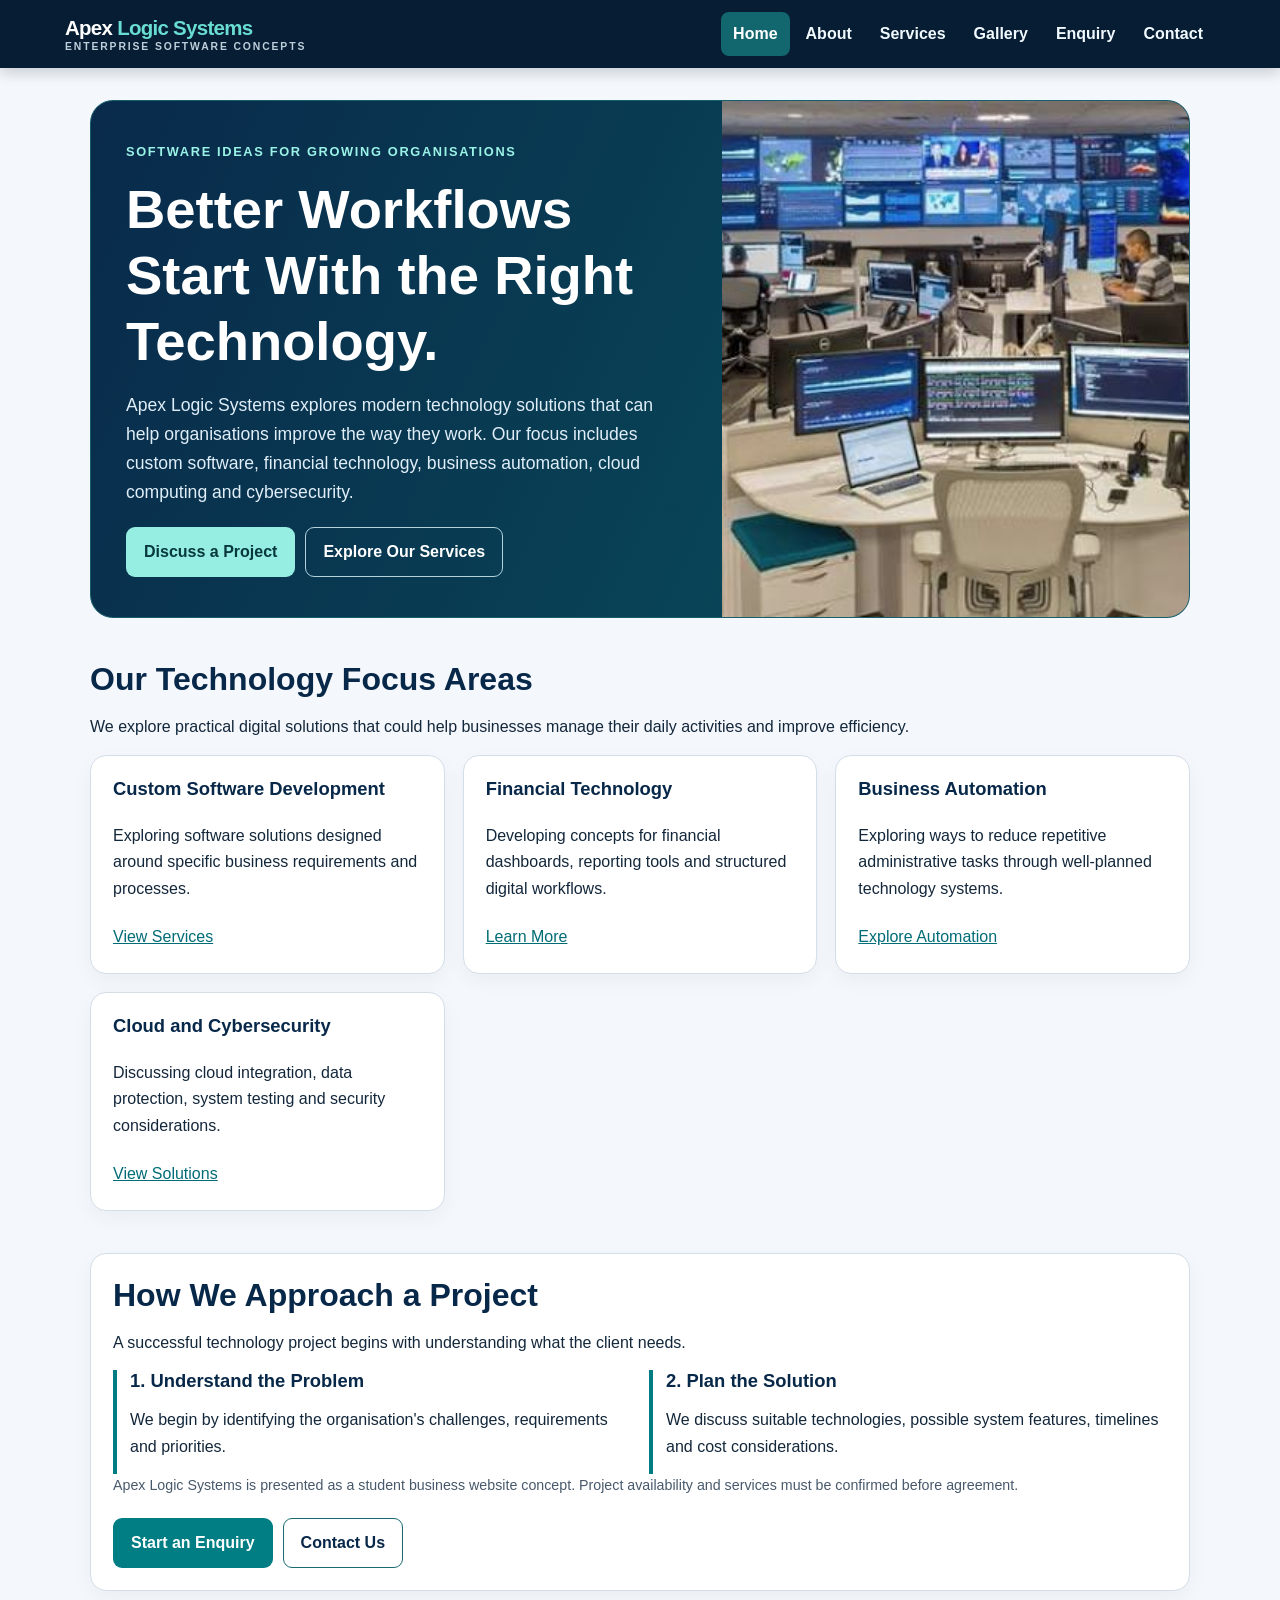
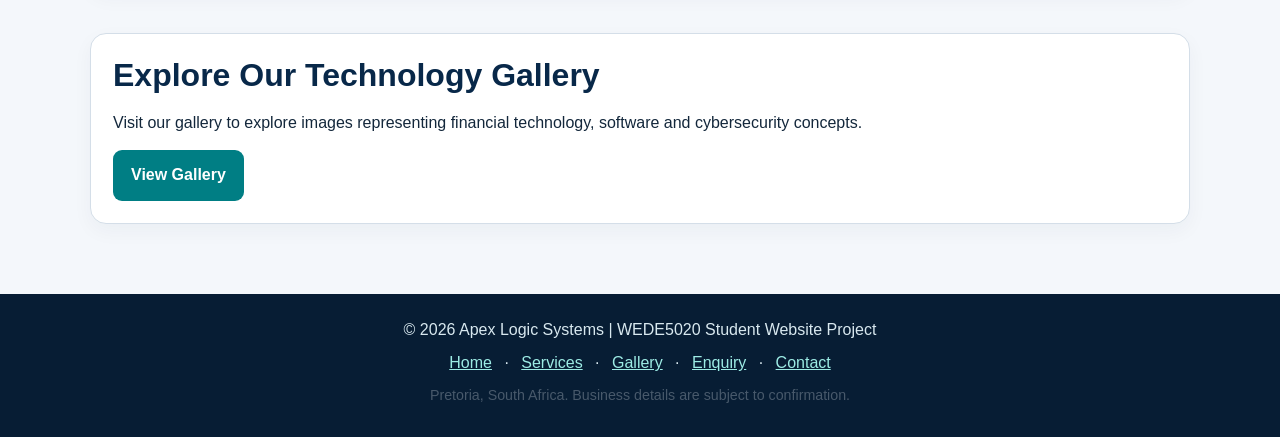
<file: index.html>
<!DOCTYPE html>
<html lang="en-ZA">

<head>
    <meta charset="UTF-8">
    <meta name="viewport"
          content="width=device-width, initial-scale=1.0">

    <title>Software and Digital Solutions | Apex Logic Systems</title>

    <meta name="description"
          content="Explore Apex Logic Systems, a Pretoria-based technology business concept offering software development, FinTech, automation, cloud and cybersecurity solutions.">

    <meta name="keywords"
          content="Apex Logic Systems, software development, FinTech, business automation, cybersecurity, cloud computing, Pretoria">

    <meta name="robots" content="index, follow">

    <!-- External CSS -->
    <link rel="stylesheet" href="css/style.css">

</head>

<body>

    <!-- Skip navigation link -->
    <a class="skip-link" href="#main">
        Skip to main content
    </a>

    <!-- Website Header -->
    <header class="site-header">

        <div class="header-inner">

            <!-- Business Name -->
            <a class="brand" href="index.html">
                Apex <span>Logic Systems</span>
                <small>Enterprise software concepts</small>
            </a>

            <!-- Mobile Menu Button -->
            <button class="menu-toggle"
                    type="button"
                    id="menu-toggle"
                    aria-controls="site-nav"
                    aria-expanded="false">
                Menu ☰
            </button>

            <!-- Navigation Menu -->
            <nav class="site-nav"
                 id="site-nav"
                 aria-label="Main navigation">

                <ul class="nav-menu">

                    <li>
                        <a href="index.html"
                           aria-current="page">
                            Home
                        </a>
                    </li>

                    <li>
                        <a href="about.html">
                            About
                        </a>
                    </li>

                    <li>
                        <a href="service.html">
                            Services
                        </a>
                    </li>

                    <li>
                        <a href="gallery.html">
                            Gallery
                        </a>
                    </li>

                    <li>
                        <a href="enquiry.html">
                            Enquiry
                        </a>
                    </li>

                    <li>
                        <a href="contact.html">
                            Contact
                        </a>
                    </li>

                </ul>

            </nav>

        </div>

    </header>

    <!-- Main Website Content -->
    <main id="main">

        <!-- Hero Section -->
        <section class="hero">

            <div class="hero-copy">

                <p class="eyebrow">
                    Software Ideas for Growing Organisations
                </p>

                <h1>
                    Better Workflows Start With
                    the Right Technology.
                </h1>

                <p class="lead">
                    Apex Logic Systems explores modern
                    technology solutions that can help
                    organisations improve the way they work.

                    Our focus includes custom software,
                    financial technology, business automation,
                    cloud computing and cybersecurity.
                </p>

                <!-- Action Buttons -->
                <div class="actions">

                    <a class="btn" href="enquiry.html">
                        Discuss a Project
                    </a>

                    <a class="btn outline"
                       href="service.html">
                        Explore Our Services
                    </a>

                </div>

            </div>

            <!-- Correct Homepage Image -->
            <img
                src="images/images (4).jpg"
                alt="Technology and computer systems reference image"
                width="1000"
                height="700"
                fetchpriority="high">

        </section>

        <!-- Services Section -->
        <section class="section">

            <h2>Our Technology Focus Areas</h2>

            <p>
                We explore practical digital solutions
                that could help businesses manage their
                daily activities and improve efficiency.
            </p>

            <div class="grid">

                <!-- Service 1 -->
                <article class="card reveal">

                    <h3>Custom Software Development</h3>

                    <p>
                        Exploring software solutions
                        designed around specific business
                        requirements and processes.
                    </p>

                    <a href="service.html">
                        View Services
                    </a>

                </article>

                <!-- Service 2 -->
                <article class="card reveal">

                    <h3>Financial Technology</h3>

                    <p>
                        Developing concepts for financial
                        dashboards, reporting tools and
                        structured digital workflows.
                    </p>

                    <a href="service.html">
                        Learn More
                    </a>

                </article>

                <!-- Service 3 -->
                <article class="card reveal">

                    <h3>Business Automation</h3>

                    <p>
                        Exploring ways to reduce repetitive
                        administrative tasks through
                        well-planned technology systems.
                    </p>

                    <a href="service.html">
                        Explore Automation
                    </a>

                </article>

                <!-- Service 4 -->
                <article class="card reveal">

                    <h3>Cloud and Cybersecurity</h3>

                    <p>
                        Discussing cloud integration,
                        data protection, system testing
                        and security considerations.
                    </p>

                    <a href="service.html">
                        View Solutions
                    </a>

                </article>

            </div>

        </section>

        <!-- Business Approach Section -->
        <section class="section panel reveal">

            <h2>How We Approach a Project</h2>

            <p>
                A successful technology project begins
                with understanding what the client needs.
            </p>

            <div class="grid two">

                <div class="benefit">

                    <h3>1. Understand the Problem</h3>

                    <p>
                        We begin by identifying the
                        organisation's challenges,
                        requirements and priorities.
                    </p>

                </div>

                <div class="benefit">

                    <h3>2. Plan the Solution</h3>

                    <p>
                        We discuss suitable technologies,
                        possible system features,
                        timelines and cost considerations.
                    </p>

                </div>

            </div>

            <p class="small-note">
                Apex Logic Systems is presented as a
                student business website concept.
                Project availability and services
                must be confirmed before agreement.
            </p>

            <div class="actions">

                <a class="btn" href="enquiry.html">
                    Start an Enquiry
                </a>

                <a class="btn outline"
                   href="contact.html">
                    Contact Us
                </a>

            </div>

        </section>

        <!-- Gallery Promotion -->
        <section class="section panel reveal">

            <h2>Explore Our Technology Gallery</h2>

            <p>
                Visit our gallery to explore images
                representing financial technology,
                software and cybersecurity concepts.
            </p>

            <a class="btn" href="gallery.html">
                View Gallery
            </a>

        </section>

    </main>

    <!-- Footer -->
    <footer class="site-footer">

        <p>
            © 2026 Apex Logic Systems |
            WEDE5020 Student Website Project
        </p>

        <p>
            <a href="index.html">Home</a> ·
            <a href="service.html">Services</a> ·
            <a href="gallery.html">Gallery</a> ·
            <a href="enquiry.html">Enquiry</a> ·
            <a href="contact.html">Contact</a>
        </p>

        <p class="small-note">
            Pretoria, South Africa.
            Business details are subject to confirmation.
        </p>

    </footer>

    <!-- External JavaScript -->
    <script src="js/script.js" defer></script>

</body>

</html>
</file>
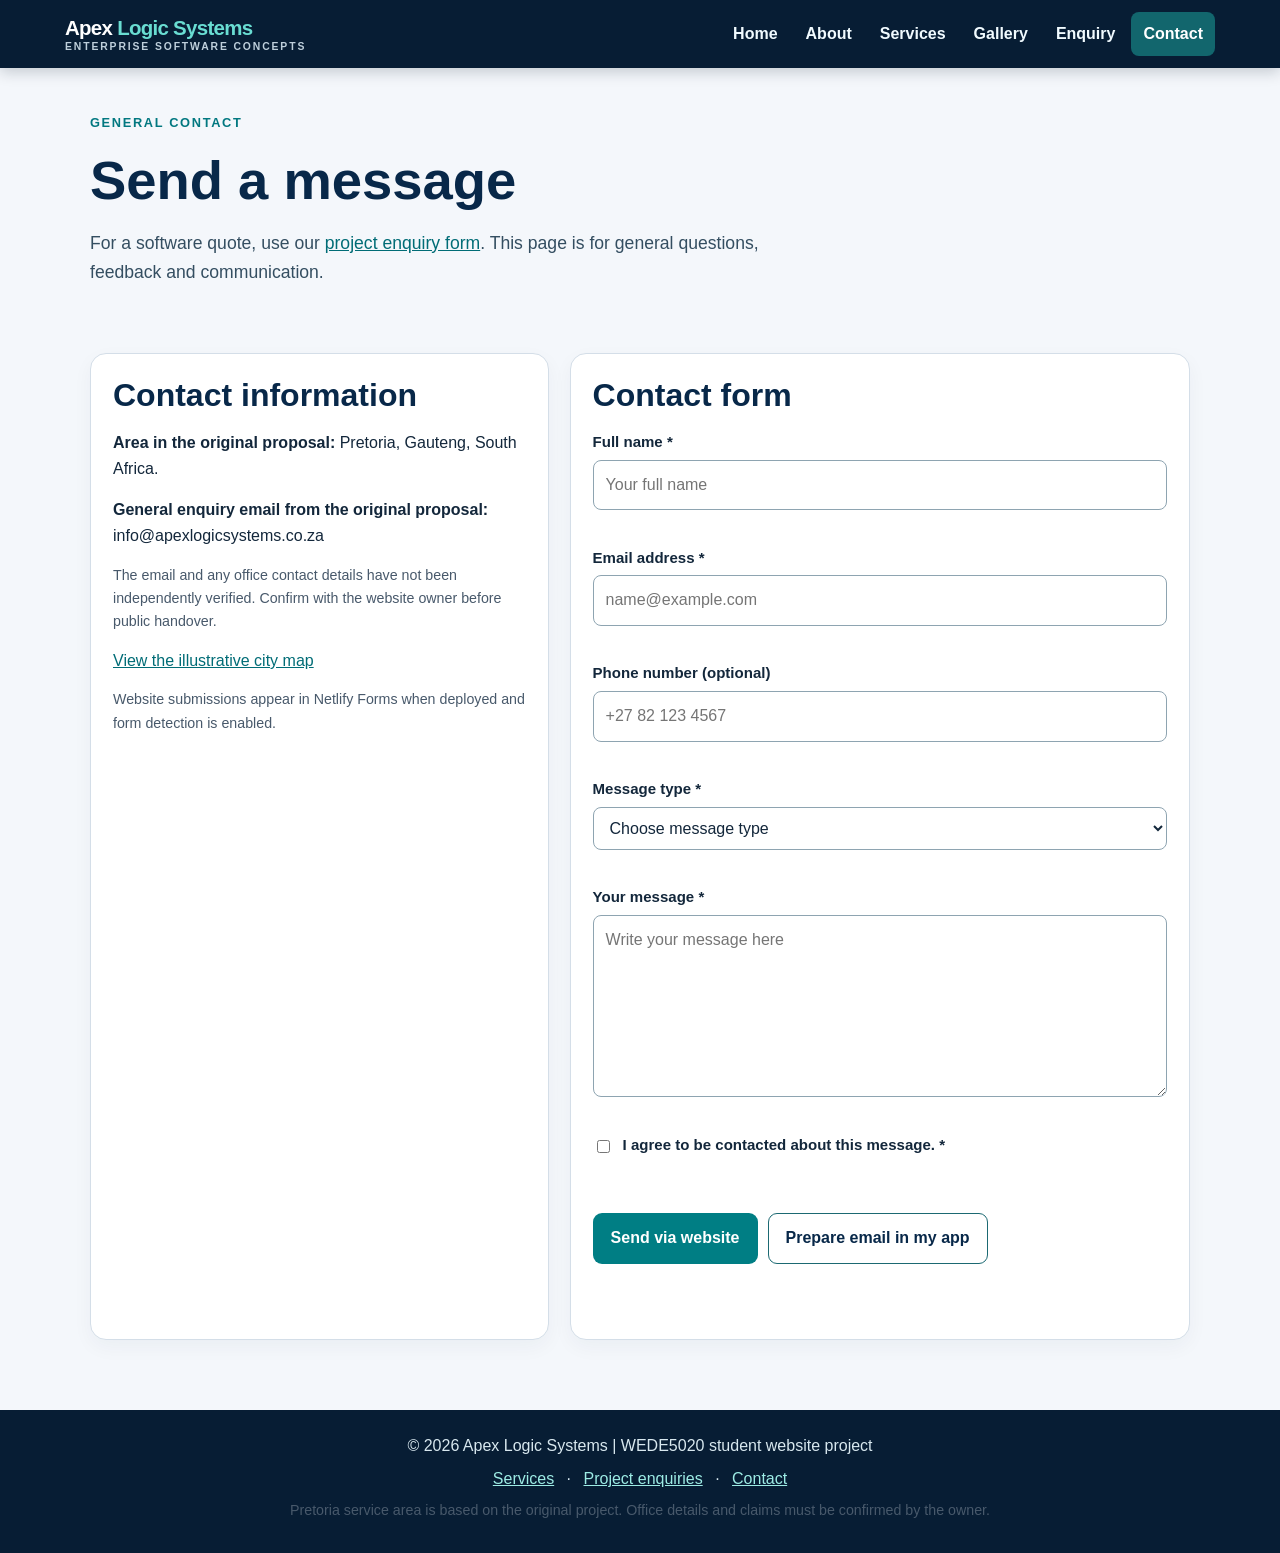
<file: contact.html>
<!DOCTYPE html>
<html lang="en-ZA">
<head>
  <meta charset="UTF-8">
  <meta name="viewport" content="width=device-width, initial-scale=1">
  <title>Contact and General Messages | Apex Logic Systems</title>
  <meta name="description" content="Contact Apex Logic Systems with a general message or feedback using JavaScript validated Netlify form and email-app option.">
  <meta name="keywords" content="contact Apex Logic Systems, Pretoria software contact, technology consultation">
  <meta name="robots" content="index,follow">
  <link rel="stylesheet" href="css/style.css">
</head>
<body>
<a class="skip-link" href="#main">Skip to main content</a>
<header class="site-header">
  <div class="header-inner">
    <a class="brand" href="index.html">Apex <span>Logic Systems</span><small>Enterprise software concepts</small></a>
    <button class="menu-toggle" type="button" id="menu-toggle" aria-controls="site-nav" aria-expanded="false">Menu ☰</button>
    <nav class="site-nav" id="site-nav" aria-label="Main navigation"><ul class="nav-menu">
      <li><a href="index.html">Home</a></li>
      <li><a href="about.html">About</a></li>
      <li><a href="service.html">Services</a></li>
      <li><a href="gallery.html">Gallery</a></li>
      <li><a href="enquiry.html">Enquiry</a></li>
      <li><a href="contact.html" aria-current="page">Contact</a></li>
    </ul></nav>
  </div>
</header>
<main id="main">
<section class="page-intro"><p class="eyebrow">General contact</p><h1>Send a message</h1><p class="lead">For a software quote, use our <a href="enquiry.html">project enquiry form</a>. This page is for general questions, feedback and communication.</p></section>
<section class="section form-layout">
  <aside class="panel"><h2>Contact information</h2>
    <p><strong>Area in the original proposal:</strong> Pretoria, Gauteng, South Africa.</p>
    <p><strong>General enquiry email from the original proposal:</strong> info@apexlogicsystems.co.za</p>
    <p class="small-note">The email and any office contact details have not been independently verified. Confirm with the website owner before public handover.</p>
    <p><a href="about.html">View the illustrative city map</a></p>
    <p class="small-note">Website submissions appear in Netlify Forms when deployed and form detection is enabled.</p>
  </aside>
  <div class="panel"><h2>Contact form</h2>
    <form id="contact-form" class="form netlify-form" name="contact" method="POST" action="/" data-netlify="true" data-netlify-honeypot="bot-field" novalidate>
      <input type="hidden" name="form-name" value="contact">
      <p class="hide"><label>Leave this blank<input name="bot-field" tabindex="-1" autocomplete="off"></label></p>
      <div class="field"><label for="contact-name">Full name *</label><input id="contact-name" name="full-name" autocomplete="name" required minlength="2" maxlength="70" placeholder="Your full name"><small id="error-contact-name" class="field-error" data-error-for="contact-name"></small></div>
      <div class="field"><label for="contact-email">Email address *</label><input id="contact-email" name="email" type="email" autocomplete="email" required maxlength="110" placeholder="name@example.com"><small id="error-contact-email" class="field-error" data-error-for="contact-email"></small></div>
      <div class="field"><label for="contact-phone">Phone number (optional)</label><input id="contact-phone" name="phone" type="tel" autocomplete="tel" pattern="[+0-9 ()-]{9,18}" placeholder="+27 82 123 4567"><small id="error-contact-phone" class="field-error" data-error-for="contact-phone"></small></div>
      <div class="field"><label for="contact-topic">Message type *</label><select id="contact-topic" name="topic" required><option value="">Choose message type</option><option>General question</option><option>Feedback</option><option>Partnership question</option><option>Technical support question</option><option>Other</option></select><small id="error-contact-topic" class="field-error" data-error-for="contact-topic"></small></div>
      <div class="field"><label for="contact-message">Your message *</label><textarea id="contact-message" name="message" rows="6" required minlength="10" maxlength="1600" placeholder="Write your message here"></textarea><small id="error-contact-message" class="field-error" data-error-for="contact-message"></small></div>
      <div class="field"><label class="check-line" for="contact-consent"><input id="contact-consent" name="consent" type="checkbox" value="yes" required><span>I agree to be contacted about this message. *</span></label><small id="error-contact-consent" class="field-error" data-error-for="contact-consent"></small></div>
      <div class="actions"><button type="submit" class="btn">Send via website</button><button id="email-button" type="button" class="btn outline">Prepare email in my app</button></div>
      <p class="form-status" aria-live="polite" role="status"></p>
    </form>
  </div>
</section>
</main>
<footer class="site-footer">
  <p>© 2026 Apex Logic Systems | WEDE5020 student website project</p>
  <p><a href="service.html">Services</a> · <a href="enquiry.html">Project enquiries</a> · <a href="contact.html">Contact</a></p>
  <p class="small-note">Pretoria service area is based on the original project. Office details and claims must be confirmed by the owner.</p>
</footer>
  <script defer src="js/script.js"></script>
</body>
</html>
</file>
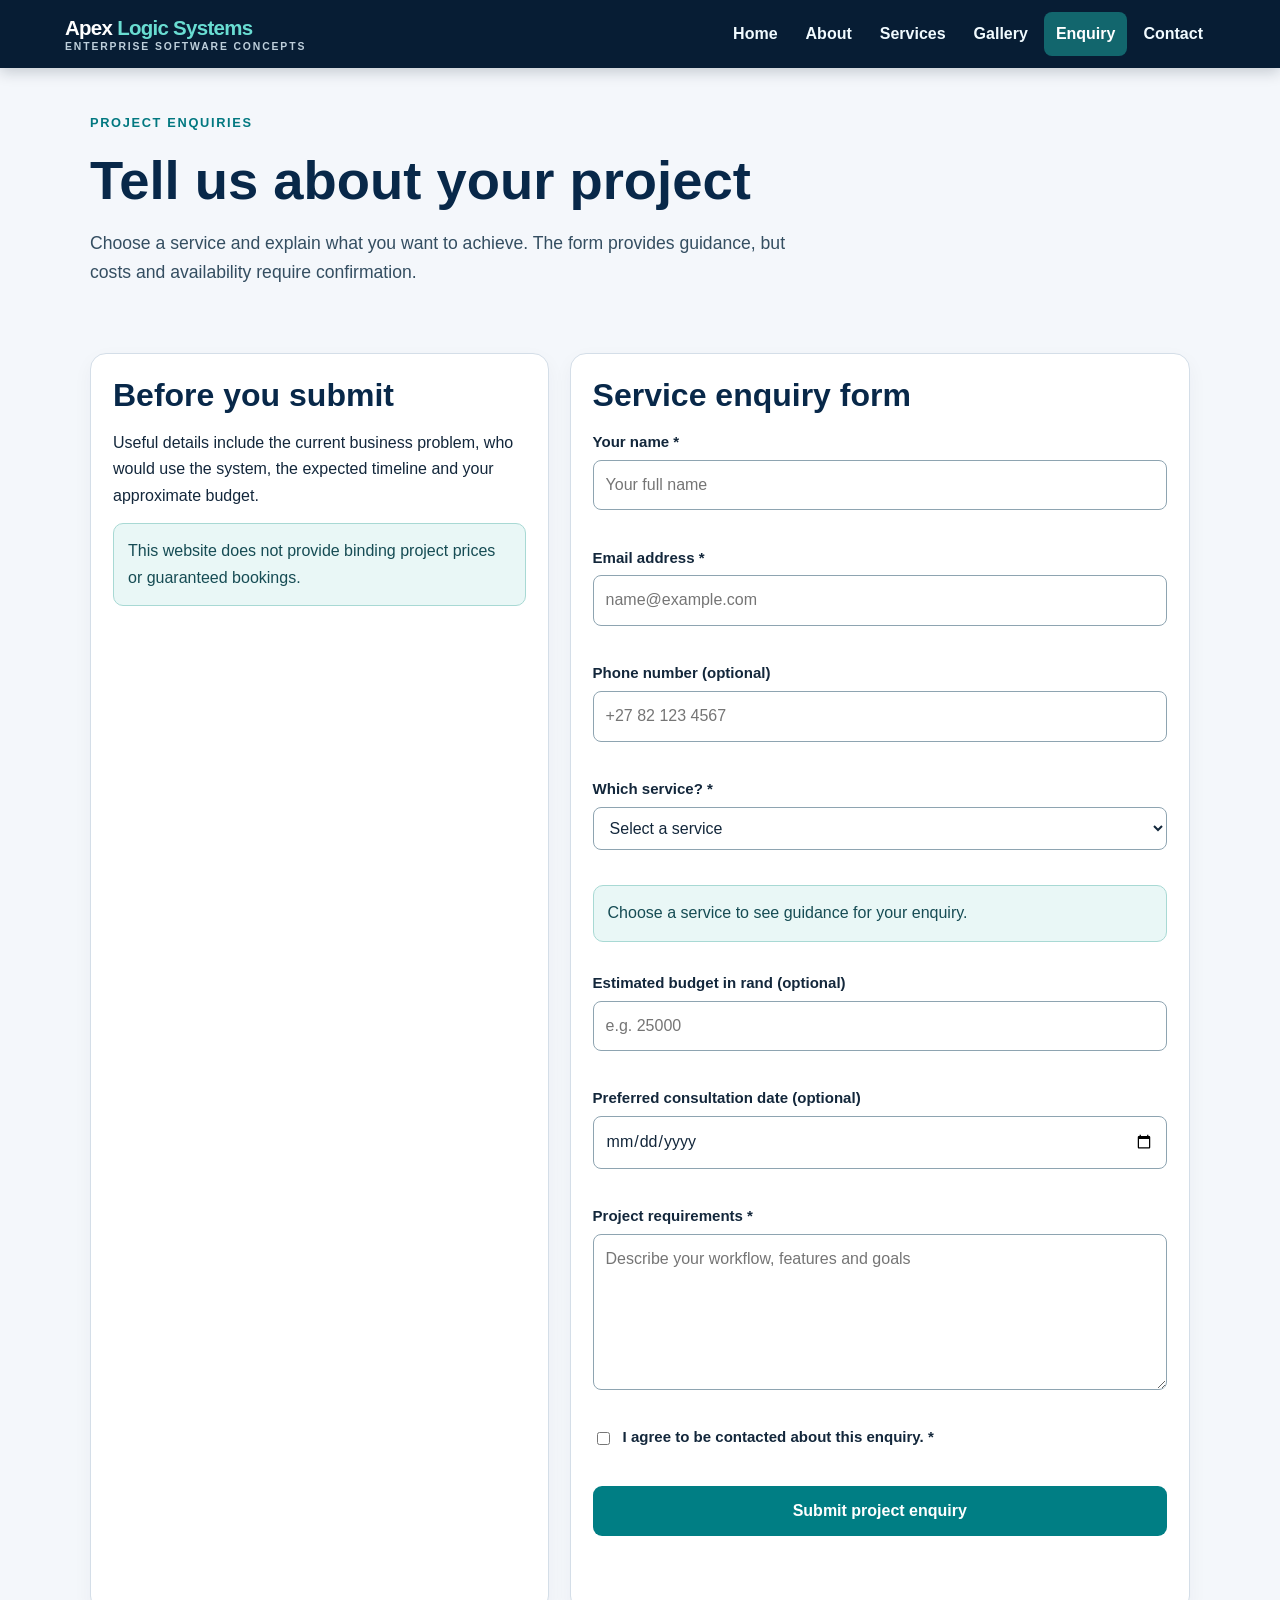
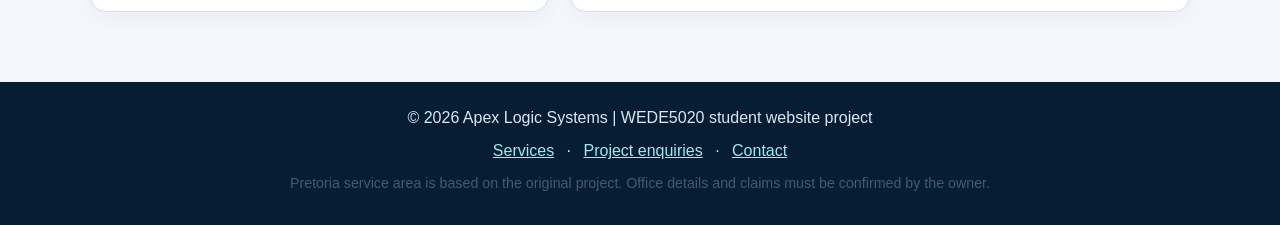
<file: enquiry.html>
<!DOCTYPE html>
<html lang="en-ZA">
<head>
  <meta charset="UTF-8">
  <meta name="viewport" content="width=device-width, initial-scale=1">
  <title>Project and Service Enquiry | Apex Logic Systems</title>
  <meta name="description" content="Use Apex Logic Systems enquiry form to discuss software requirements, budget and availability with field validation and online submission.">
  <meta name="keywords" content="software project enquiry Pretoria, cloud integration quote, custom application consultation">
  <meta name="robots" content="index,follow">
  <link rel="stylesheet" href="css/style.css">
</head>
<body>
<a class="skip-link" href="#main">Skip to main content</a>
<header class="site-header">
  <div class="header-inner">
    <a class="brand" href="index.html">Apex <span>Logic Systems</span><small>Enterprise software concepts</small></a>
    <button class="menu-toggle" type="button" id="menu-toggle" aria-controls="site-nav" aria-expanded="false">Menu ☰</button>
    <nav class="site-nav" id="site-nav" aria-label="Main navigation"><ul class="nav-menu">
      <li><a href="index.html">Home</a></li>
      <li><a href="about.html">About</a></li>
      <li><a href="service.html">Services</a></li>
      <li><a href="gallery.html">Gallery</a></li>
      <li><a href="enquiry.html" aria-current="page">Enquiry</a></li>
      <li><a href="contact.html">Contact</a></li>
    </ul></nav>
  </div>
</header>
<main id="main">
<section class="page-intro"><p class="eyebrow">Project enquiries</p><h1>Tell us about your project</h1>
<p class="lead">Choose a service and explain what you want to achieve. The form provides guidance, but costs and availability require confirmation.</p></section>
<section class="section form-layout">
  <aside class="panel"><h2>Before you submit</h2><p>Useful details include the current business problem, who would use the system, the expected timeline and your approximate budget.</p><p class="note-box">This website does not provide binding project prices or guaranteed bookings.</p></aside>
  <div class="panel"><h2>Service enquiry form</h2>
    <form id="enquiry-form" class="form netlify-form" name="enquiry" method="POST" action="/" data-netlify="true" data-netlify-honeypot="bot-field" novalidate>
      <input type="hidden" name="form-name" value="enquiry">
      <p class="hide"><label>Leave this blank<input name="bot-field" tabindex="-1" autocomplete="off"></label></p>
      <div class="field"><label for="enquiry-name">Your name *</label><input id="enquiry-name" name="full-name" autocomplete="name" required minlength="2" maxlength="70" placeholder="Your full name"><small id="error-enquiry-name" class="field-error" data-error-for="enquiry-name"></small></div>
      <div class="field"><label for="enquiry-email">Email address *</label><input id="enquiry-email" name="email" type="email" required autocomplete="email" maxlength="110" placeholder="name@example.com"><small id="error-enquiry-email" class="field-error" data-error-for="enquiry-email"></small></div>
      <div class="field"><label for="enquiry-phone">Phone number (optional)</label><input id="enquiry-phone" name="phone" type="tel" autocomplete="tel" pattern="[+0-9 ()-]{9,18}" placeholder="+27 82 123 4567"><small id="error-enquiry-phone" class="field-error" data-error-for="enquiry-phone"></small></div>
      <div class="field"><label for="enquiry-service">Which service? *</label><select id="enquiry-service" name="service" required><option value="">Select a service</option><option>Banking and FinTech Software</option><option>Business Process Automation</option><option>Cloud Integration and Migration</option><option>Quality Assurance and Security Reviews</option></select><small id="error-enquiry-service" class="field-error" data-error-for="enquiry-service"></small></div>
      <p id="service-guidance" class="note-box" aria-live="polite">Choose a service to see enquiry guidance.</p>
      <div class="field"><label for="enquiry-budget">Estimated budget in rand (optional)</label><input id="enquiry-budget" name="budget" type="number" min="0" max="100000000" step="1" placeholder="e.g. 25000"><small id="error-enquiry-budget" class="field-error" data-error-for="enquiry-budget"></small></div>
      <div class="field"><label for="enquiry-date">Preferred consultation date (optional)</label><input id="enquiry-date" name="preferred-date" type="date"><small id="error-enquiry-date" class="field-error" data-error-for="enquiry-date"></small></div>
      <div class="field"><label for="enquiry-message">Project requirements *</label><textarea id="enquiry-message" name="message" rows="5" required minlength="10" maxlength="1600" placeholder="Describe your workflow, features and goals"></textarea><small id="error-enquiry-message" class="field-error" data-error-for="enquiry-message"></small></div>
      <div class="field"><label class="check-line" for="enquiry-consent"><input id="enquiry-consent" name="consent" type="checkbox" value="yes" required><span>I agree to be contacted about this enquiry. *</span></label><small id="error-enquiry-consent" class="field-error" data-error-for="enquiry-consent"></small></div>
      <button type="submit" class="btn">Submit project enquiry</button><p class="form-status" aria-live="polite" role="status"></p>
    </form>
  </div>
</section>
</main>
<footer class="site-footer">
  <p>© 2026 Apex Logic Systems | WEDE5020 student website project</p>
  <p><a href="service.html">Services</a> · <a href="enquiry.html">Project enquiries</a> · <a href="contact.html">Contact</a></p>
  <p class="small-note">Pretoria service area is based on the original project. Office details and claims must be confirmed by the owner.</p>
</footer>
  <script defer src="js/script.js"></script>
</body>
</html>
</file>
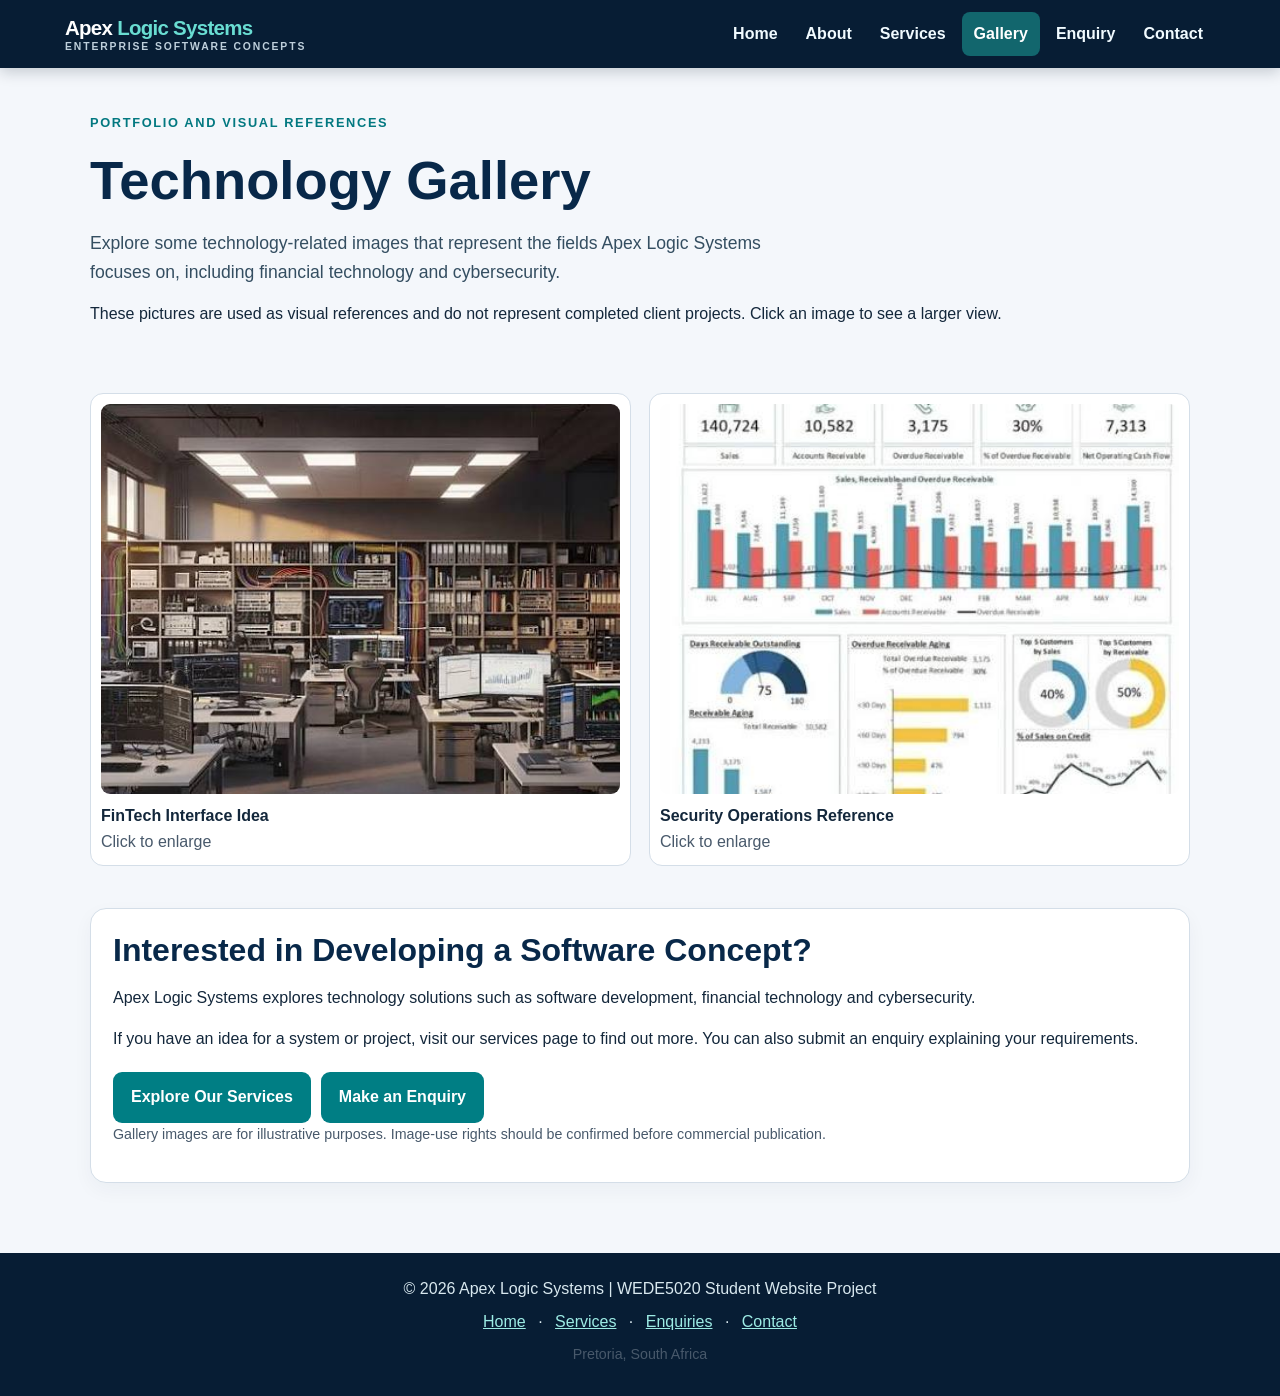
<file: gallery.html>
<!DOCTYPE html>
<html lang="en-ZA">

<head>
    <meta charset="UTF-8">
    <meta name="viewport"
          content="width=device-width, initial-scale=1.0">

    <title>Technology Gallery | Apex Logic Systems</title>

    <meta name="description"
          content="Explore the Apex Logic Systems technology gallery featuring FinTech, software development and cybersecurity reference images.">

    <meta name="keywords"
          content="Apex Logic Systems, technology gallery, FinTech, cybersecurity, software development, Pretoria">

    <meta name="robots" content="index, follow">

    <!-- External CSS -->
    <link rel="stylesheet" href="css/style.css">

</head>

<body>

    <!-- Skip Link -->
    <a href="#main" class="skip-link">
        Skip to main content
    </a>

    <!-- Website Header -->
    <header class="site-header">

        <div class="header-inner">

            <a class="brand" href="index.html">
                Apex <span>Logic Systems</span>
                <small>Enterprise software concepts</small>
            </a>

            <button class="menu-toggle"
                    id="menu-toggle"
                    type="button"
                    aria-controls="site-nav"
                    aria-expanded="false">
                Menu ☰
            </button>

            <!-- Navigation -->
            <nav class="site-nav"
                 id="site-nav"
                 aria-label="Main navigation">

                <ul class="nav-menu">

                    <li>
                        <a href="index.html">Home</a>
                    </li>

                    <li>
                        <a href="about.html">About</a>
                    </li>

                    <li>
                        <a href="service.html">Services</a>
                    </li>

                    <li>
                        <a href="gallery.html"
                           aria-current="page">Gallery</a>
                    </li>

                    <li>
                        <a href="enquiry.html">Enquiry</a>
                    </li>

                    <li>
                        <a href="contact.html">Contact</a>
                    </li>

                </ul>

            </nav>

        </div>

    </header>

    <!-- Main Content -->
    <main id="main">

        <!-- Gallery Introduction -->
        <section class="page-intro">

            <p class="eyebrow">
                Portfolio and Visual References
            </p>

            <h1>Technology Gallery</h1>

            <p class="lead">
                Explore some technology-related images that
                represent the fields Apex Logic Systems
                focuses on, including financial technology
                and cybersecurity.
            </p>

            <p>
                These pictures are used as visual references
                and do not represent completed client projects.
                Click an image to see a larger view.
            </p>

        </section>

        <!-- Interactive Gallery -->
        <section class="section"
                 aria-label="Technology image gallery">

            <div class="grid two">

                <!-- Image 1: FinTech -->
                <button class="gallery-btn reveal"
                        type="button"
                        data-caption="Financial technology interface reference">

                    <img src="images/images (2).jpg"
                         alt="Illustrative financial technology dashboard with charts and data"
                         width="700"
                         height="488"
                         loading="lazy">

                    <strong>
                        FinTech Interface Idea
                    </strong>

                    <span class="muted">
                        Click to enlarge
                    </span>

                </button>

                <!-- Image 2: Cybersecurity -->
                <button class="gallery-btn reveal"
                        type="button"
                        data-caption="Cybersecurity operations reference">

                    <img src="images/images (3).jpg"
                         alt="Technology operations centre with computer monitors"
                         width="700"
                         height="488"
                         loading="lazy">

                    <strong>
                        Security Operations Reference
                    </strong>

                    <span class="muted">
                        Click to enlarge
                    </span>

                </button>

            </div>

        </section>

        <!-- Image Lightbox -->
        <dialog id="photo-dialog"
                class="lightbox"
                aria-label="Enlarged technology photograph">

            <button id="close-dialog"
                    class="close-dialog"
                    type="button">
                Close ✕
            </button>

            <img id="large-photo"
                 src="images/images (2).jpg"
                 alt="Enlarged technology reference image"
                 width="1000"
                 height="700">

            <p id="photo-caption"></p>

        </dialog>

        <!-- Additional Information -->
        <section class="section panel reveal">

            <h2>
                Interested in Developing a Software Concept?
            </h2>

            <p>
                Apex Logic Systems explores technology
                solutions such as software development,
                financial technology and cybersecurity.
            </p>

            <p>
                If you have an idea for a system or project,
                visit our services page to find out more.
                You can also submit an enquiry explaining
                your requirements.
            </p>

            <div class="actions">

                <a class="btn" href="service.html">
                    Explore Our Services
                </a>

                <a class="btn secondary"
                   href="enquiry.html">
                    Make an Enquiry
                </a>

            </div>

            <p class="small-note">
                Gallery images are for illustrative purposes.
                Image-use rights should be confirmed before
                commercial publication.
            </p>

        </section>

    </main>

    <!-- Footer -->
    <footer class="site-footer">

        <p>
            © 2026 Apex Logic Systems |
            WEDE5020 Student Website Project
        </p>

        <p>
            <a href="index.html">Home</a> ·
            <a href="service.html">Services</a> ·
            <a href="enquiry.html">Enquiries</a> ·
            <a href="contact.html">Contact</a>
        </p>

        <p class="small-note">
            Pretoria, South Africa
        </p>

    </footer>

    <!-- External JavaScript -->
    <script src="js/script.js" defer></script>

</body>
</html>
</file>
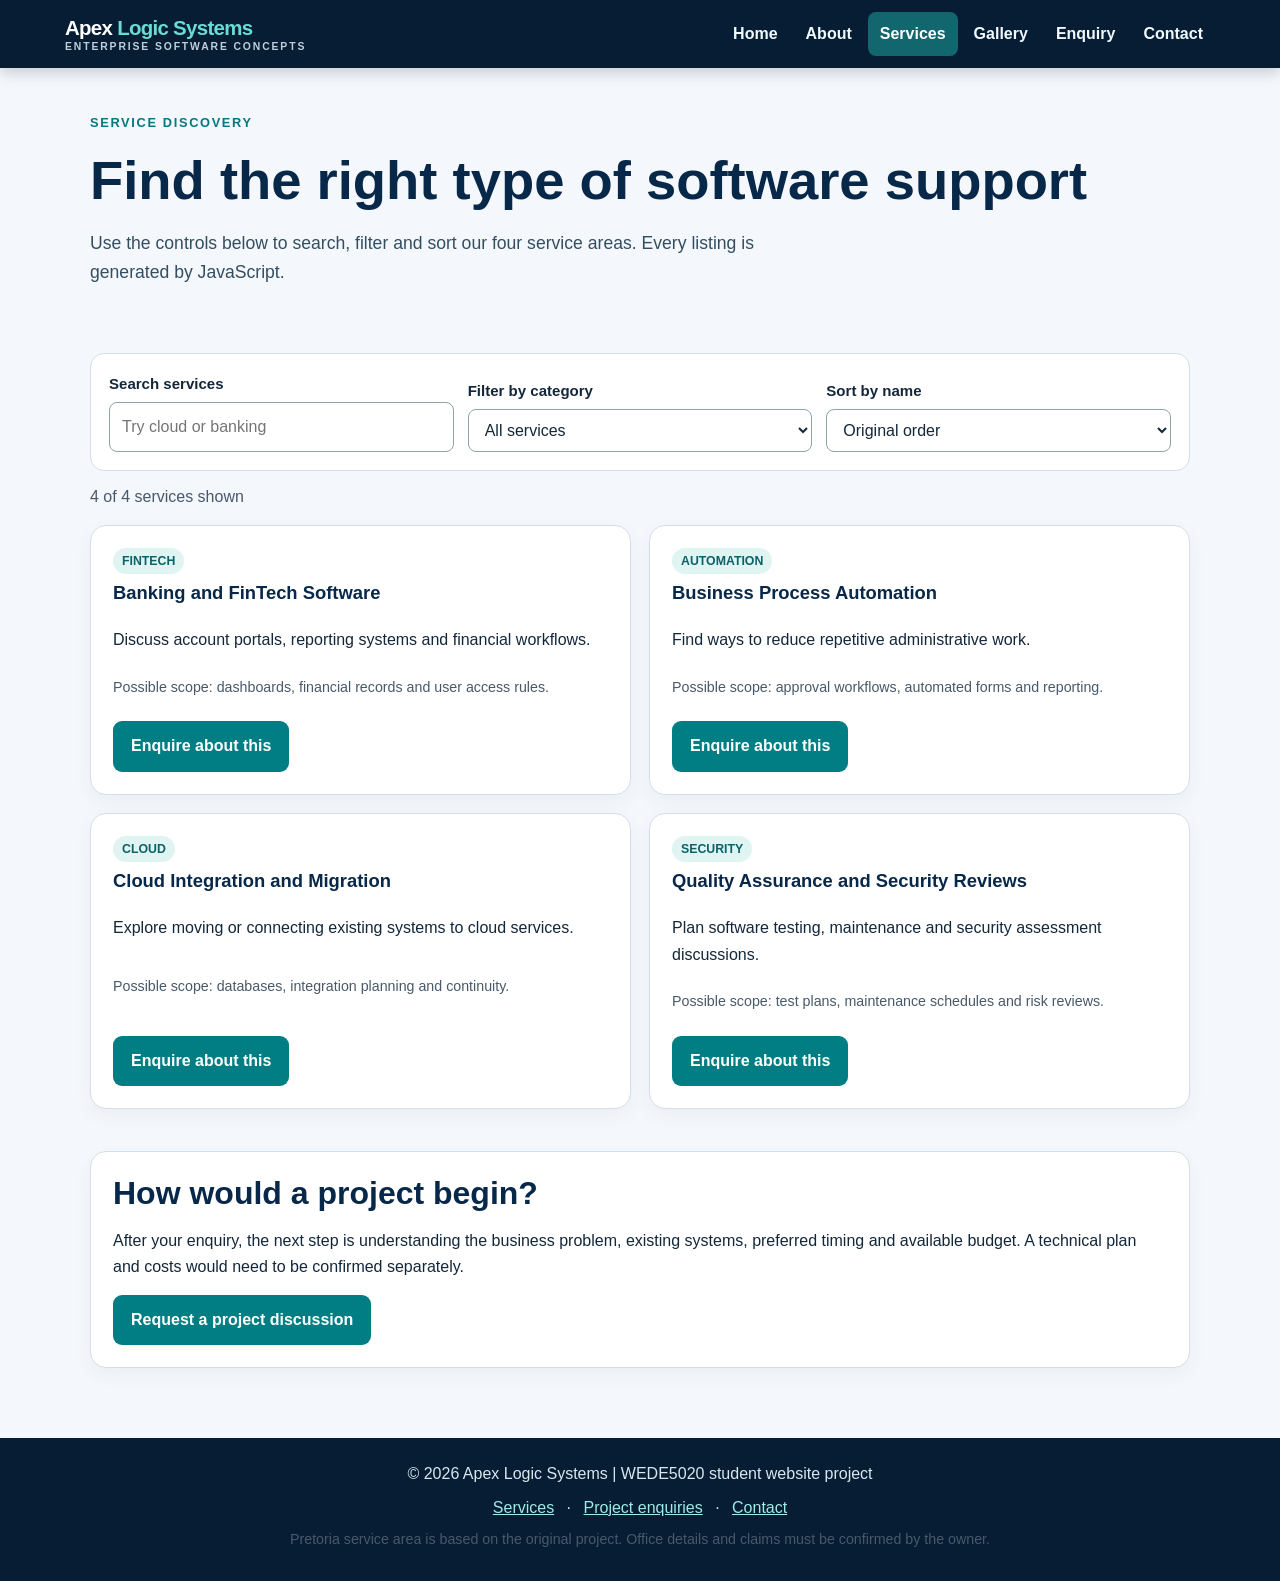
<file: service.html>
<!DOCTYPE html>
<html lang="en-ZA">
<head>
  <meta charset="UTF-8">
  <meta name="viewport" content="width=device-width, initial-scale=1">
  <title>Software Services | Apex Logic Systems</title>
  <meta name="description" content="Search and sort Apex Logic Systems services covering FinTech, automation, cloud integration, testing and security reviews.">
  <meta name="keywords" content="FinTech software Pretoria, business automation, cloud migration, software testing, security assessment">
  <meta name="robots" content="index,follow">
  <link rel="stylesheet" href="css/style.css">
</head>
<body>
<a class="skip-link" href="#main">Skip to main content</a>
<header class="site-header">
  <div class="header-inner">
    <a class="brand" href="index.html">Apex <span>Logic Systems</span><small>Enterprise software concepts</small></a>
    <button class="menu-toggle" type="button" id="menu-toggle" aria-controls="site-nav" aria-expanded="false">Menu ☰</button>
    <nav class="site-nav" id="site-nav" aria-label="Main navigation"><ul class="nav-menu">
      <li><a href="index.html">Home</a></li>
      <li><a href="about.html">About</a></li>
      <li><a href="service.html" aria-current="page">Services</a></li>
      <li><a href="gallery.html">Gallery</a></li>
      <li><a href="enquiry.html">Enquiry</a></li>
      <li><a href="contact.html">Contact</a></li>
    </ul></nav>
  </div>
</header>
<main id="main">
<section class="page-intro"><p class="eyebrow">Service discovery</p><h1>Find the right type of software support</h1>
<p class="lead">Use the controls below to search, filter and sort our four service areas. Every listing is generated by JavaScript.</p></section>
<section class="section">
  <div class="controls">
    <div class="control"><label for="service-search">Search services</label><input id="service-search" type="search" placeholder="Try cloud or banking"></div>
    <div class="control"><label for="service-category">Filter by category</label><select id="service-category"><option value="all">All services</option><option value="fintech">FinTech</option><option value="automation">Automation</option><option value="cloud">Cloud</option><option value="security">Quality and security</option></select></div>
    <div class="control"><label for="service-sort">Sort by name</label><select id="service-sort"><option value="original">Original order</option><option value="az">A to Z</option><option value="za">Z to A</option></select></div>
  </div>
  <p id="search-status" class="search-status" aria-live="polite">Loading services...</p>
  <div id="service-grid" class="grid two"><p>Enable JavaScript to use the searchable service listings.</p></div>
</section>
<section class="section panel"><h2>How would a project begin?</h2>
  <p>After your enquiry, the next step is understanding the business problem, existing systems, preferred timing and available budget. A technical plan and costs would need to be confirmed separately.</p>
  <a class="btn" href="enquiry.html">Request a project discussion</a>
</section>
</main>
<footer class="site-footer">
  <p>© 2026 Apex Logic Systems | WEDE5020 student website project</p>
  <p><a href="service.html">Services</a> · <a href="enquiry.html">Project enquiries</a> · <a href="contact.html">Contact</a></p>
  <p class="small-note">Pretoria service area is based on the original project. Office details and claims must be confirmed by the owner.</p>
</footer>
  <script defer src="js/script.js"></script>
</body>
</html>
</file>
<file: css/style.css>
/* Apex Logic Systems | WEDE5020 Part 3 | External CSS
   Part 2 feedback improvement: consistent spacing, grid, media queries and focus styles. */
:root {
  --navy:#082849; --navy-dark:#071d34; --teal:#007d82; --teal-soft:#c8f4ee;
  --ink:#13273b; --muted:#48596b; --paper:#f4f7fb; --white:#fff;
  --line:#d4dee8; --danger:#a91c35; --success:#08623c; --radius:16px;
}
* {box-sizing:border-box}
html {scroll-behavior:smooth}
body {margin:0;background:var(--paper);color:var(--ink);font:16px/1.65 'Segoe UI',Arial,sans-serif}
img {max-width:100%;height:auto;display:block}
a {color:#006c76} a:hover {color:#083f54}
button,input,select,textarea {font:inherit}
button {cursor:pointer}
button:disabled {opacity:.65;cursor:wait}
:focus-visible {outline:3px solid #d07c23;outline-offset:3px}
.skip-link {position:absolute;top:-90px;left:14px;padding:9px;background:#fff;z-index:100;color:#111}
.skip-link:focus{top:10px}
.site-header {background:var(--navy-dark);position:sticky;top:0;z-index:30;box-shadow:0 4px 14px #071a2a33}
.header-inner {width:min(1150px,94%);margin:auto;display:flex;justify-content:space-between;align-items:center;gap:16px;padding:12px 0}
.brand {color:#fff;text-decoration:none;font-weight:850;letter-spacing:-.035em;font-size:1.28rem;line-height:1.25}
.brand span {color:#69ddd2}.brand small {display:block;font-size:.65rem;letter-spacing:.18em;text-transform:uppercase;color:#becfdb;font-weight:700}
.nav-menu {list-style:none;display:flex;flex-wrap:wrap;align-items:center;gap:4px;padding:0;margin:0}
.nav-menu a {display:block;color:#f1fbff;text-decoration:none;padding:9px 12px;border-radius:8px;font-weight:700}
.nav-menu a:hover,.nav-menu a[aria-current=page] {background:#12666d;color:#fff}
.menu-toggle{display:none;background:transparent;border:1px solid #8ab2c4;color:#fff;padding:7px 11px;border-radius:9px}
main {width:min(1100px,93%);margin:32px auto 70px;min-height:65vh}
h1,h2,h3 {line-height:1.22;margin:0 0 15px;color:var(--navy)}
h1 {font-size:clamp(2rem,4.3vw,3.4rem)}
h2 {font-size:clamp(1.4rem,2.5vw,2rem)}
h3 {font-size:1.15rem}
p {margin:0 0 14px}
.lead {font-size:1.1rem;color:#344e61;max-width:730px}
.eyebrow {color:#027880;text-transform:uppercase;letter-spacing:.13em;font-weight:800;font-size:.8rem}
.section{margin:42px 0}
.page-intro {padding:12px 0 10px}
.grid{display:grid;grid-template-columns:repeat(3,minmax(0,1fr));gap:18px}
.grid.two{grid-template-columns:repeat(2,minmax(0,1fr))}
.panel,.card{background:var(--white);border:1px solid var(--line);border-radius:var(--radius);padding:22px;box-shadow:0 7px 20px #07233d0b}
.card{display:flex;flex-direction:column;gap:8px}.card p{flex:1}
.hero{border-radius:23px;overflow:hidden;background:linear-gradient(115deg,#092a4b,#08525d);display:grid;grid-template-columns:1.15fr .85fr;color:#fff;border:1px solid #155e6a}
.hero-copy{padding:40px 35px;align-self:center}.hero h1{color:#fff}.hero .eyebrow{color:#9bf3e7}.hero .lead{color:#e0eef8}
.hero img{width:100%;height:100%;min-height:360px;object-fit:cover;filter:saturate(.84)}
.actions{display:flex;gap:10px;flex-wrap:wrap;margin-top:20px}
.btn{display:inline-flex;justify-content:center;align-items:center;text-decoration:none;border-radius:9px;background:#007e84;color:#fff;padding:11px 17px;border:1px solid transparent;font-weight:750;transition:transform .2s,background .2s}
.btn:hover{color:#fff;background:#00646c;transform:translateY(-2px)}
.btn.outline{background:transparent;color:var(--navy);border-color:#1b6972}.btn.outline:hover{background:#e5f5f3}
.hero .btn{background:#96ede1;color:#06383d}.hero .btn:hover{background:#fff;color:#072d35}.hero .btn.outline{border-color:#b3d2da;color:#fff;background:transparent}.hero .btn.outline:hover{background:#224f5e}
.benefit{border-left:4px solid var(--teal);padding-left:13px}
.controls{display:flex;flex-wrap:wrap;gap:14px;align-items:end;background:white;border:1px solid var(--line);padding:18px;border-radius:14px;margin-bottom:13px}
.control{display:grid;gap:5px;flex:1 1 190px}.control label,.field label{font-weight:700;font-size:.94rem}
input,select,textarea{width:100%;min-width:0;border:1px solid #8ea4b1;background:#fff;border-radius:8px;padding:11px 12px;color:var(--ink)}
textarea{resize:vertical}
input[aria-invalid=true],select[aria-invalid=true],textarea[aria-invalid=true]{border:2px solid var(--danger);background:#fff8f9}
.field{display:grid;gap:5px}.form{display:grid;gap:15px}.field-error{min-height:1.1em;color:var(--danger);font-size:.88rem}
.form-status{font-weight:700;min-height:24px}.form-status.error{color:var(--danger)}.form-status.success{color:var(--success)}
.check-line{display:flex;align-items:start;gap:10px}.check-line input{width:auto;margin-top:7px}
.search-status,.small-note,.muted {color:var(--muted)} .small-note{font-size:.89rem}
.service-card .tag{display:inline-block;background:#e0f4f1;color:#0b6268;font-size:.77rem;border-radius:22px;padding:3px 9px;font-weight:700;align-self:start}
.service-card .btn{align-self:start;margin-top:auto}
.gallery-btn{width:100%;padding:10px;text-align:left;border:1px solid var(--line);background:#fff;border-radius:13px;color:var(--ink);transition:transform .2s,border-color .2s}
.gallery-btn:hover{transform:translateY(-3px);border-color:var(--teal)}
.gallery-btn img{width:100%;aspect-ratio:4/3;object-fit:cover;border-radius:9px}
.gallery-btn strong{display:block;margin-top:9px}
.lightbox{width:min(800px,94vw);max-height:94vh;border:0;border-radius:16px;padding:16px;background:#10263b;color:white}
.lightbox::backdrop{background:#041421de}.lightbox img{width:auto;max-width:100%;max-height:70vh;margin:auto;border-radius:8px}.lightbox p{text-align:center;margin:14px 0 0}
.close-dialog{display:block;margin:0 0 12px auto;border:1px solid #9cbbc8;border-radius:8px;background:#29485c;color:white;padding:7px 13px}
.form-layout{display:grid;grid-template-columns:.85fr 1.15fr;gap:21px}
.note-box{background:#e9f7f6;border:1px solid #a8d9d4;padding:14px;border-radius:10px;color:#164c54}
#location-map{height:345px;background:#dce8ed;border-radius:14px;border:1px solid var(--line)}
.map-fallback{display:grid;place-content:center;text-align:center;padding:15px}
.faq details{border-radius:10px;background:#fff;border:1px solid var(--line);padding:15px;margin:10px 0}
.faq summary{cursor:pointer;font-weight:800}.faq details p{margin-top:10px}
.site-footer{background:var(--navy-dark);color:#d8e8ef;padding:23px 20px;text-align:center}
.site-footer a{color:#9dece5;margin:0 8px}.site-footer p{margin:0 0 7px}
.hide{display:none!important}
.js-ready .reveal{opacity:0;transform:translateY(17px);transition:opacity .6s,transform .6s}
.js-ready .reveal.visible{opacity:1;transform:none}
@media(max-width:930px){.grid{grid-template-columns:repeat(2,minmax(0,1fr))}.hero{grid-template-columns:1fr}.hero img{height:270px;min-height:0}.form-layout{grid-template-columns:1fr}}
@media(max-width:690px){.header-inner{flex-wrap:wrap}.menu-toggle{display:block}.site-nav{display:none;width:100%}.site-nav.open{display:block}.nav-menu{display:grid;gap:4px}.nav-menu a{padding:11px}.grid,.grid.two{grid-template-columns:1fr}.hero-copy{padding:24px}.card,.panel{padding:18px}main{margin-top:20px}}
@media(prefers-reduced-motion:reduce){html{scroll-behavior:auto}*,*::before,*::after{animation:none!important;transition:none!important}.js-ready .reveal{opacity:1;transform:none}}
</file>
